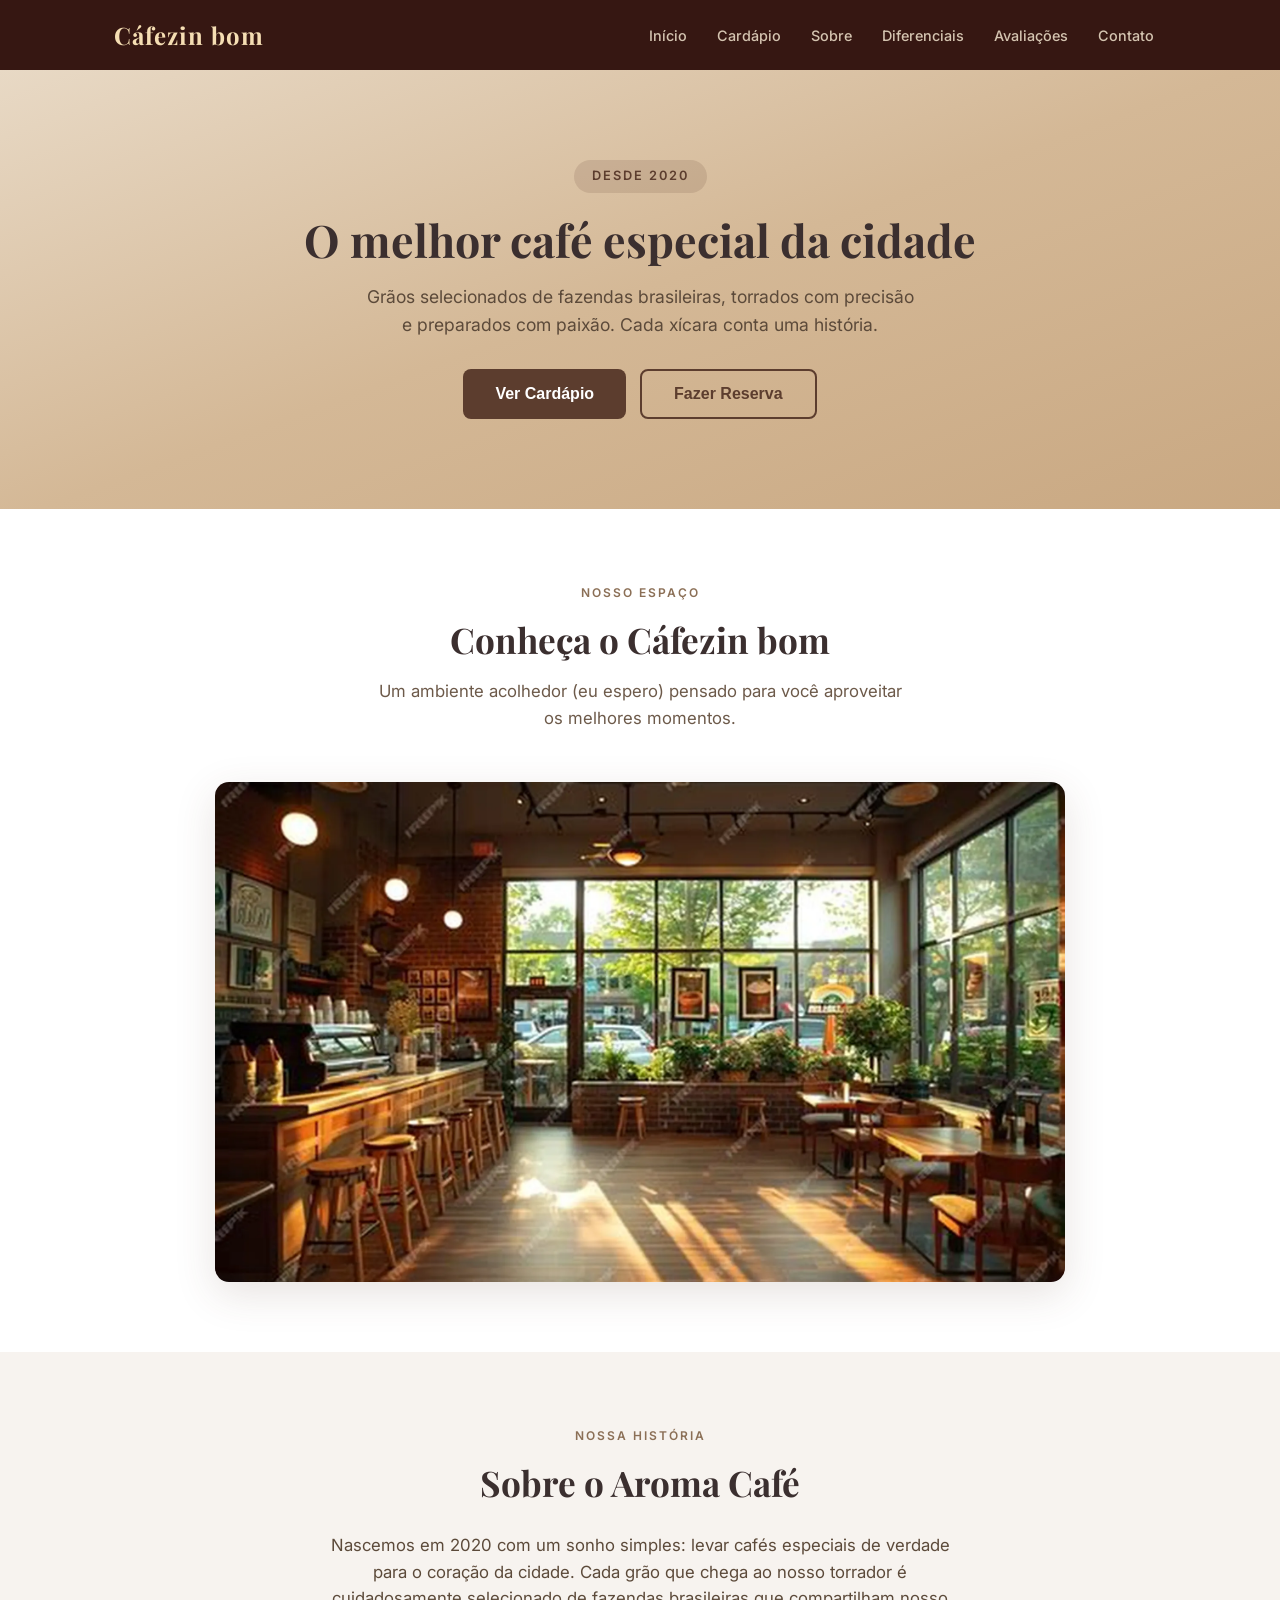
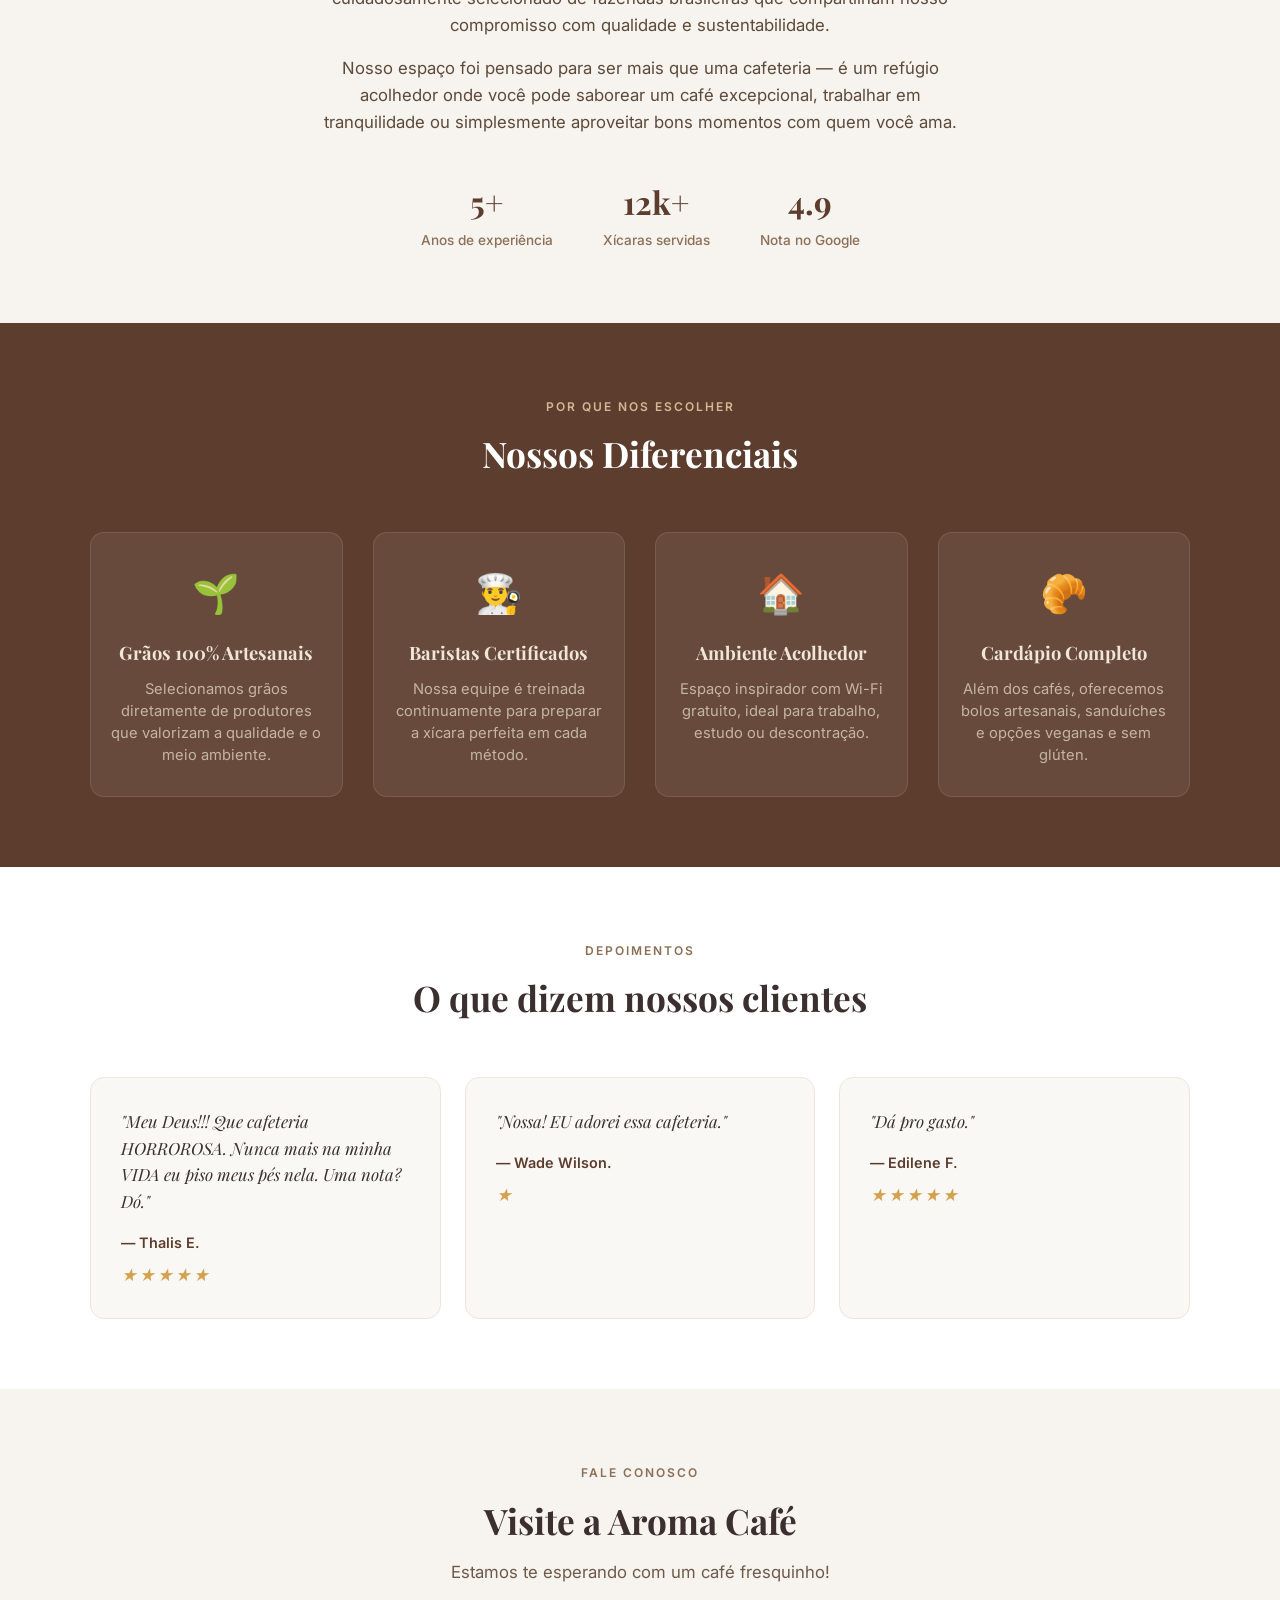
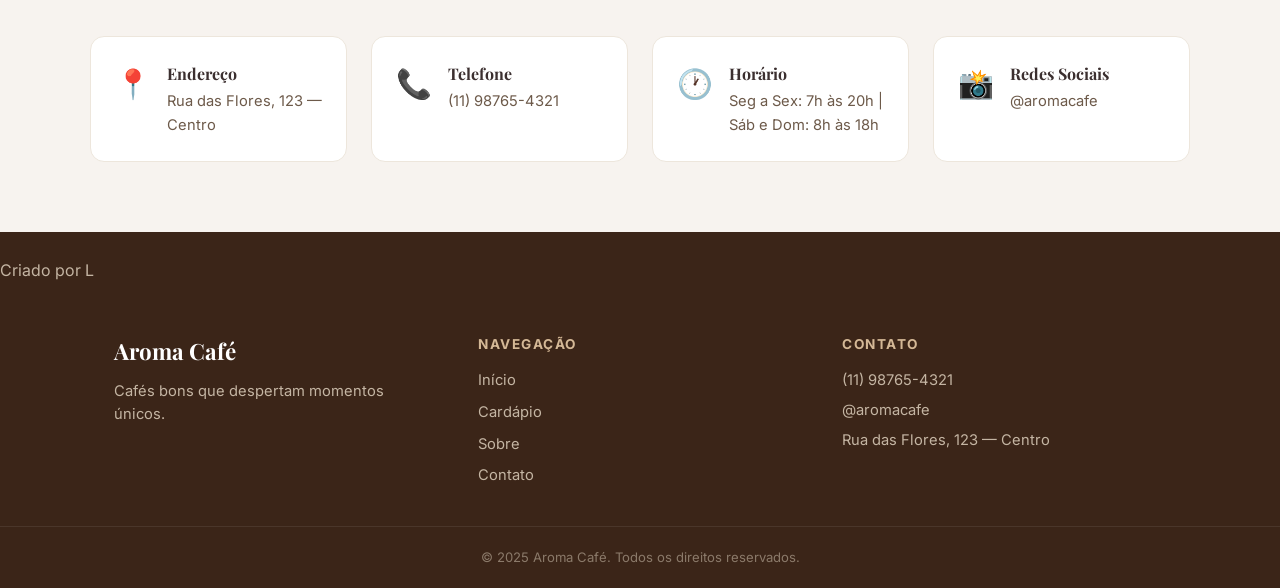
<file: index.html>
<!doctype html>
<html lang="pt-BR">
  <head>
    <meta charset="UTF-8" />
    <meta name="viewport" content="width=device-width, initial-scale=1.0" />
    <title>Aroma Café — Cafés Especiais</title>
    <link rel="stylesheet" href="style.css" />
    <link
      href="https://fonts.googleapis.com/css2?family=Playfair+Display:wght@400;700&family=Inter:wght@300;400;500;600&display=swap"
      rel="stylesheet"
    />
  </head>
  <body>
    <header>
      <div class="header-inner">
        <h1 class="logo">Cáfezin bom</h1>
        <nav>
          <a href="index.html">Início</a>
          <a href="cardapio.html">Cardápio</a>
          <a href="#sobre">Sobre</a>
          <a href="#diferenciais">Diferenciais</a>
          <a href="#avaliacoes">Avaliações</a>
          <a href="contato.html">Contato</a>
        </nav>
      </div>
    </header>

    <section class="hero" id="inicio">
      <div class="hero-content">
        <span class="hero-tag">Desde 2020</span>
        <h2>O melhor café especial da cidade</h2>
        <p>
          Grãos selecionados de fazendas brasileiras, torrados com precisão e
          preparados com paixão. Cada xícara conta uma história.
        </p>
        <div class="hero-buttons">
          <button class="btn-primary">Ver Cardápio</button>
          <button class="btn-secondary">Fazer Reserva</button>
        </div>
      </div>
    </section>

    <section class="gallery" id="galeria">
      <div class="section-header">
        <span class="section-tag">Nosso Espaço</span>
        <h2>Conheça o Cáfezin bom</h2>
        <p>Um ambiente acolhedor (eu espero) pensado para você aproveitar os melhores momentos.</p>
      </div>
      <img src="assets/Cafeteria_fofa.webp" alt="Interior da Aroma Café" class="gallery-img" />
    </section>

    <section class="about" id="sobre">
      <div class="about-content">
        <div class="about-text">
          <span class="section-tag">Nossa História</span>
          <h2>Sobre o Aroma Café</h2>
          <p>
            Nascemos em 2020 com um sonho simples: levar cafés especiais de
            verdade para o coração da cidade. Cada grão que chega ao nosso
            torrador é cuidadosamente selecionado de fazendas brasileiras que
            compartilham nosso compromisso com qualidade e sustentabilidade.
          </p>
          <p>
            Nosso espaço foi pensado para ser mais que uma cafeteria — é um
            refúgio acolhedor onde você pode saborear um café excepcional,
            trabalhar em tranquilidade ou simplesmente aproveitar bons momentos
            com quem você ama.
          </p>
          <div class="about-stats">
            <div class="stat">
              <span class="stat-number">5+</span>
              <span class="stat-label">Anos de experiência</span>
            </div>
            <div class="stat">
              <span class="stat-number">12k+</span>
              <span class="stat-label">Xícaras servidas</span>
            </div>
            <div class="stat">
              <span class="stat-number">4.9</span>
              <span class="stat-label">Nota no Google</span>
            </div>
          </div>
        </div>
      </div>
    </section>

    <section class="diferenciais" id="diferenciais">
      <div class="section-header">
        <span class="section-tag">Por que nos escolher</span>
        <h2>Nossos Diferenciais</h2>
      </div>
      <div class="diff-grid">
        <div class="diff-item">
          <div class="diff-icon">🌱</div>
          <h3>Grãos 100% Artesanais</h3>
          <p>Selecionamos grãos diretamente de produtores que valorizam a qualidade e o meio ambiente.</p>
        </div>
        <div class="diff-item">
          <div class="diff-icon">👨‍🍳</div>
          <h3>Baristas Certificados</h3>
          <p>Nossa equipe é treinada continuamente para preparar a xícara perfeita em cada método.</p>
        </div>
        <div class="diff-item">
          <div class="diff-icon">🏠</div>
          <h3>Ambiente Acolhedor</h3>
          <p>Espaço inspirador com Wi-Fi gratuito, ideal para trabalho, estudo ou descontração.</p>
        </div>
        <div class="diff-item">
          <div class="diff-icon">🥐</div>
          <h3>Cardápio Completo</h3>
          <p>Além dos cafés, oferecemos bolos artesanais, sanduíches e opções veganas e sem glúten.</p>
        </div>
      </div>
    </section>

    <section class="reviews" id="avaliacoes">
      <div class="section-header">
        <span class="section-tag">Depoimentos</span>
        <h2>O que dizem nossos clientes</h2>
      </div>
      <div class="reviews-grid">
        <blockquote class="review-card">
          <p>"Meu Deus!!! Que cafeteria HORROROSA. Nunca mais na minha VIDA eu piso meus pés nela. Uma nota? Dó."</p>
          <cite>— Thalis E.</cite>
          <span class="stars">★★★★★</span>
        </blockquote>
        <blockquote class="review-card">
          <p>"Nossa! EU adorei essa cafeteria."</p>
          <cite>— Wade Wilson.</cite>
          <span class="stars">★</span>
        </blockquote>
        <blockquote class="review-card">
          <p>"Dá pro gasto."</p>
          <cite>— Edilene F.</cite>
          <span class="stars">★★★★★</span>
        </blockquote>
      </div>
    </section>

    <section class="contact" id="contato">
      <div class="section-header">
        <span class="section-tag">Fale Conosco</span>
        <h2>Visite a Aroma Café</h2>
        <p>Estamos te esperando com um café fresquinho!</p>
      </div>
      <div class="contact-info">
        <div class="contact-item">
          <span class="contact-icon">📍</span>
          <div>
            <h3>Endereço</h3>
            <p>Rua das Flores, 123 — Centro</p>
          </div>
        </div>
        <div class="contact-item">
          <span class="contact-icon">📞</span>
          <div>
            <h3>Telefone</h3>
            <p>(11) 98765-4321</p>
          </div>
        </div>
        <div class="contact-item">
          <span class="contact-icon">🕐</span>
          <div>
            <h3>Horário</h3>
            <p>Seg a Sex: 7h às 20h | Sáb e Dom: 8h às 18h</p>
          </div>
        </div>
        <div class="contact-item">
          <span class="contact-icon">📸</span>
          <div>
            <h3>Redes Sociais</h3>
            <p>@aromacafe</p>
          </div>
        </div>
      </div>
    </section>

    <footer>
      <br>
      <p>Criado por L</p>
      <div class="footer-inner">
        <div class="footer-col">
          <h3 class="footer-logo">Aroma Café</h3>
          <p>Cafés bons que despertam momentos únicos.</p>
        </div>
        <div class="footer-col">
          <h4>Navegação</h4>
          <a href="index.html">Início</a>
          <a href="cardapio.html">Cardápio</a>
          <a href="#sobre">Sobre</a>
          <a href="contato.html">Contato</a>
        </div>
        <div class="footer-col">
          <h4>Contato</h4>
          <p>(11) 98765-4321</p>
          <p>@aromacafe</p>
          <p>Rua das Flores, 123 — Centro</p>
        </div>
      </div>
      <div class="footer-bottom">
        <p>&copy; 2025 Aroma Café. Todos os direitos reservados.</p>
      </div>
    </footer>
  </body>
</html>
</file>
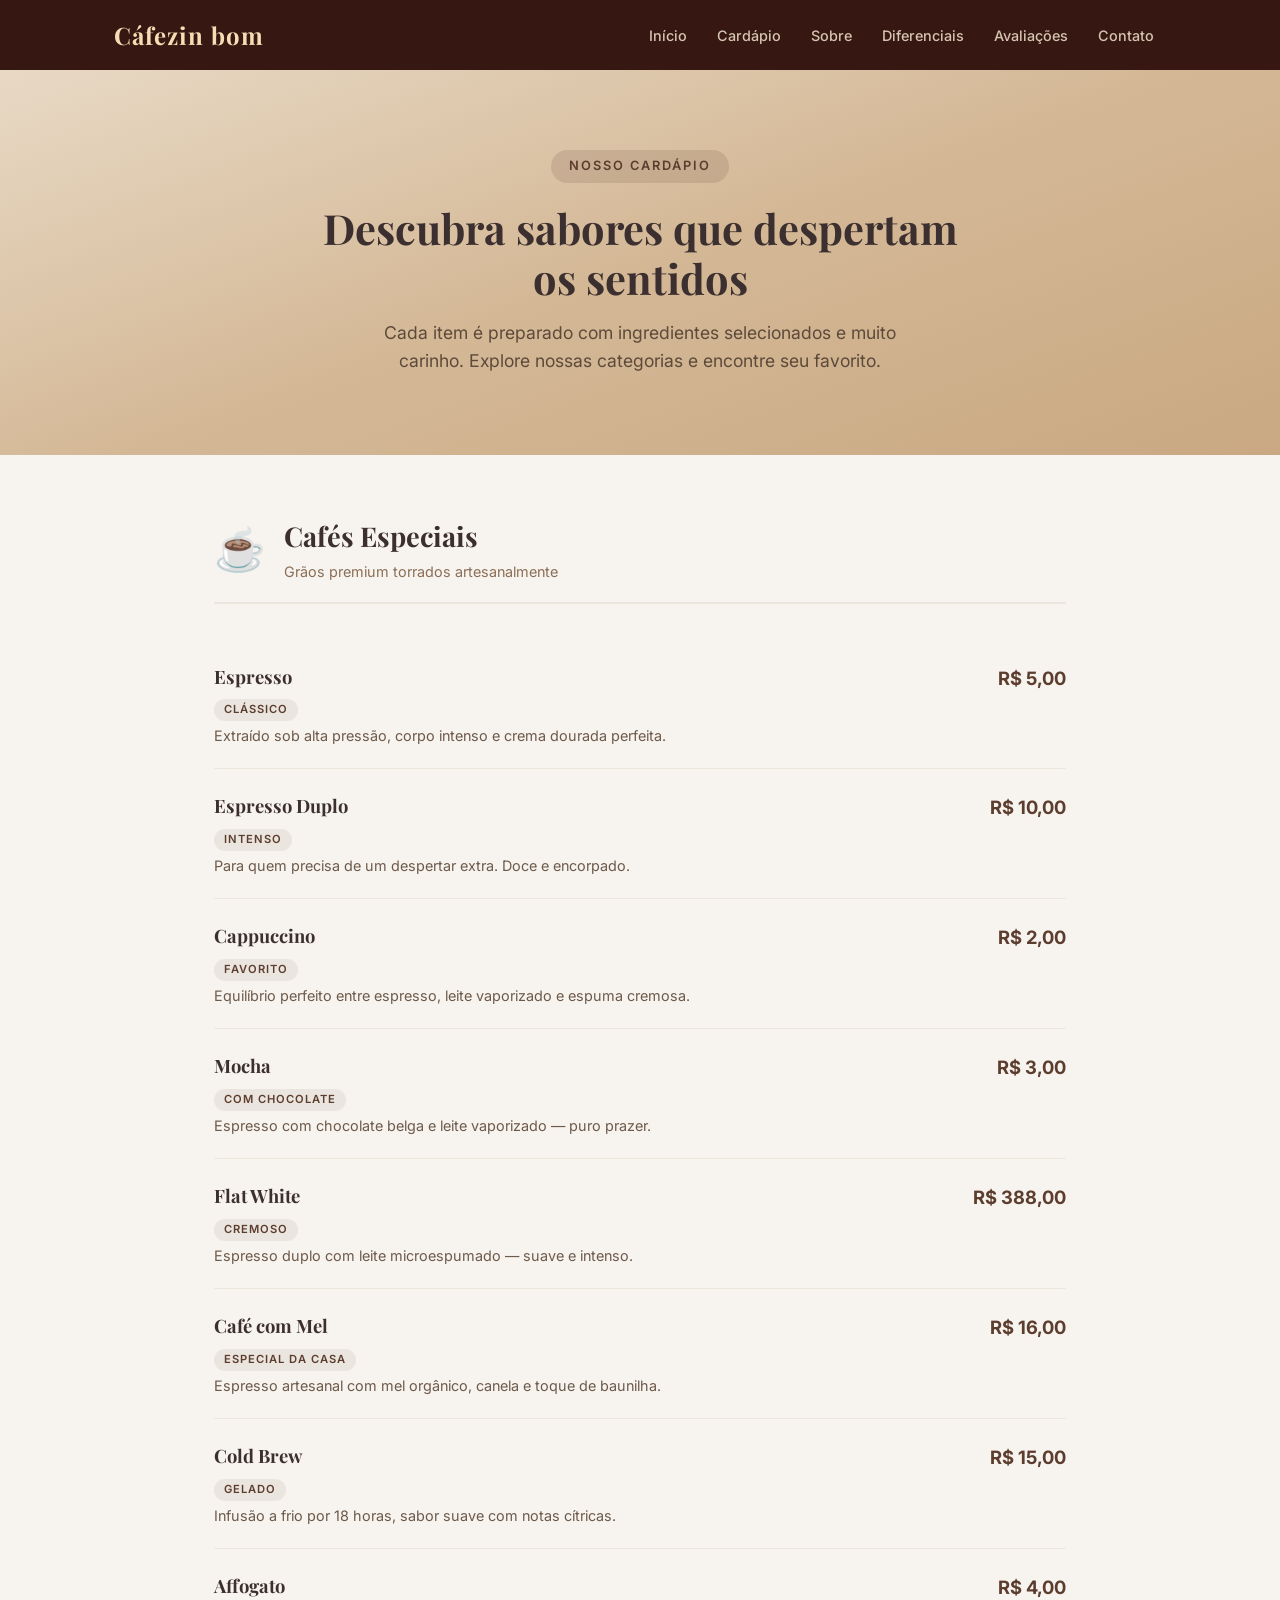
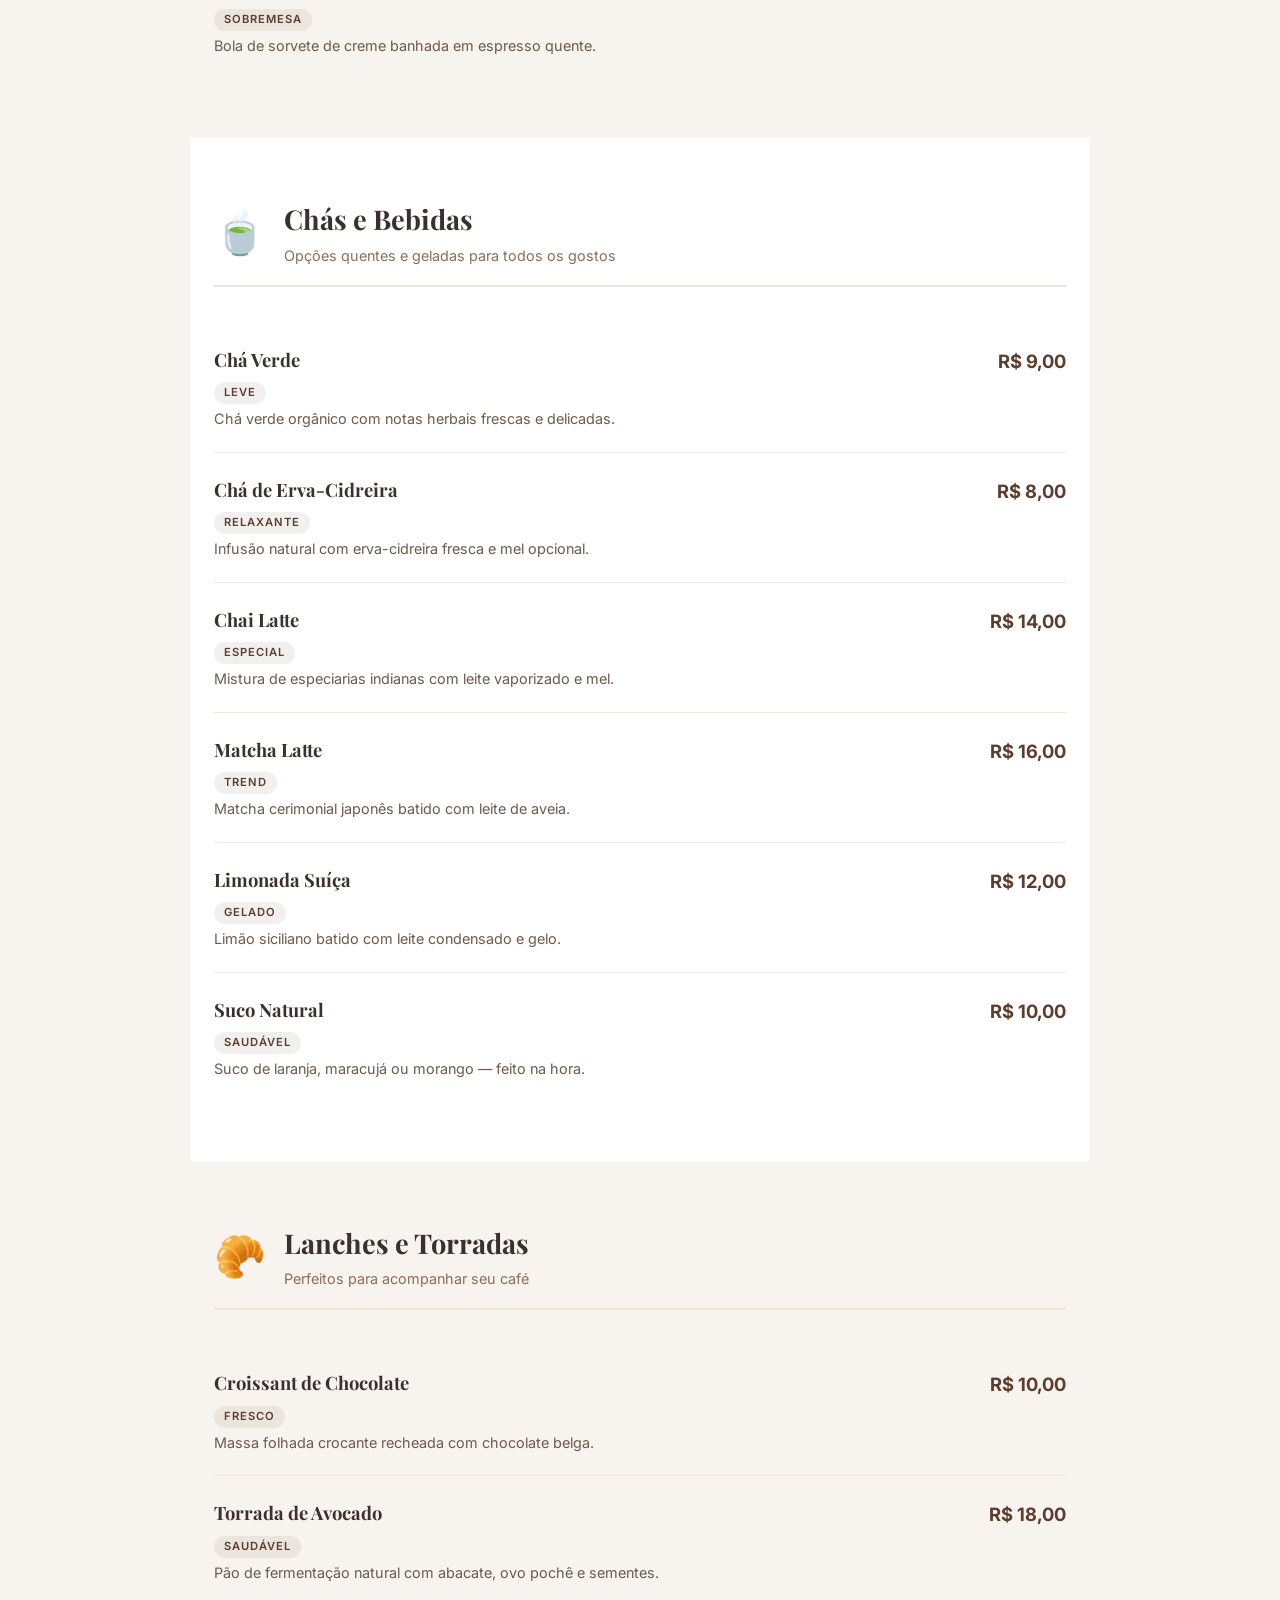
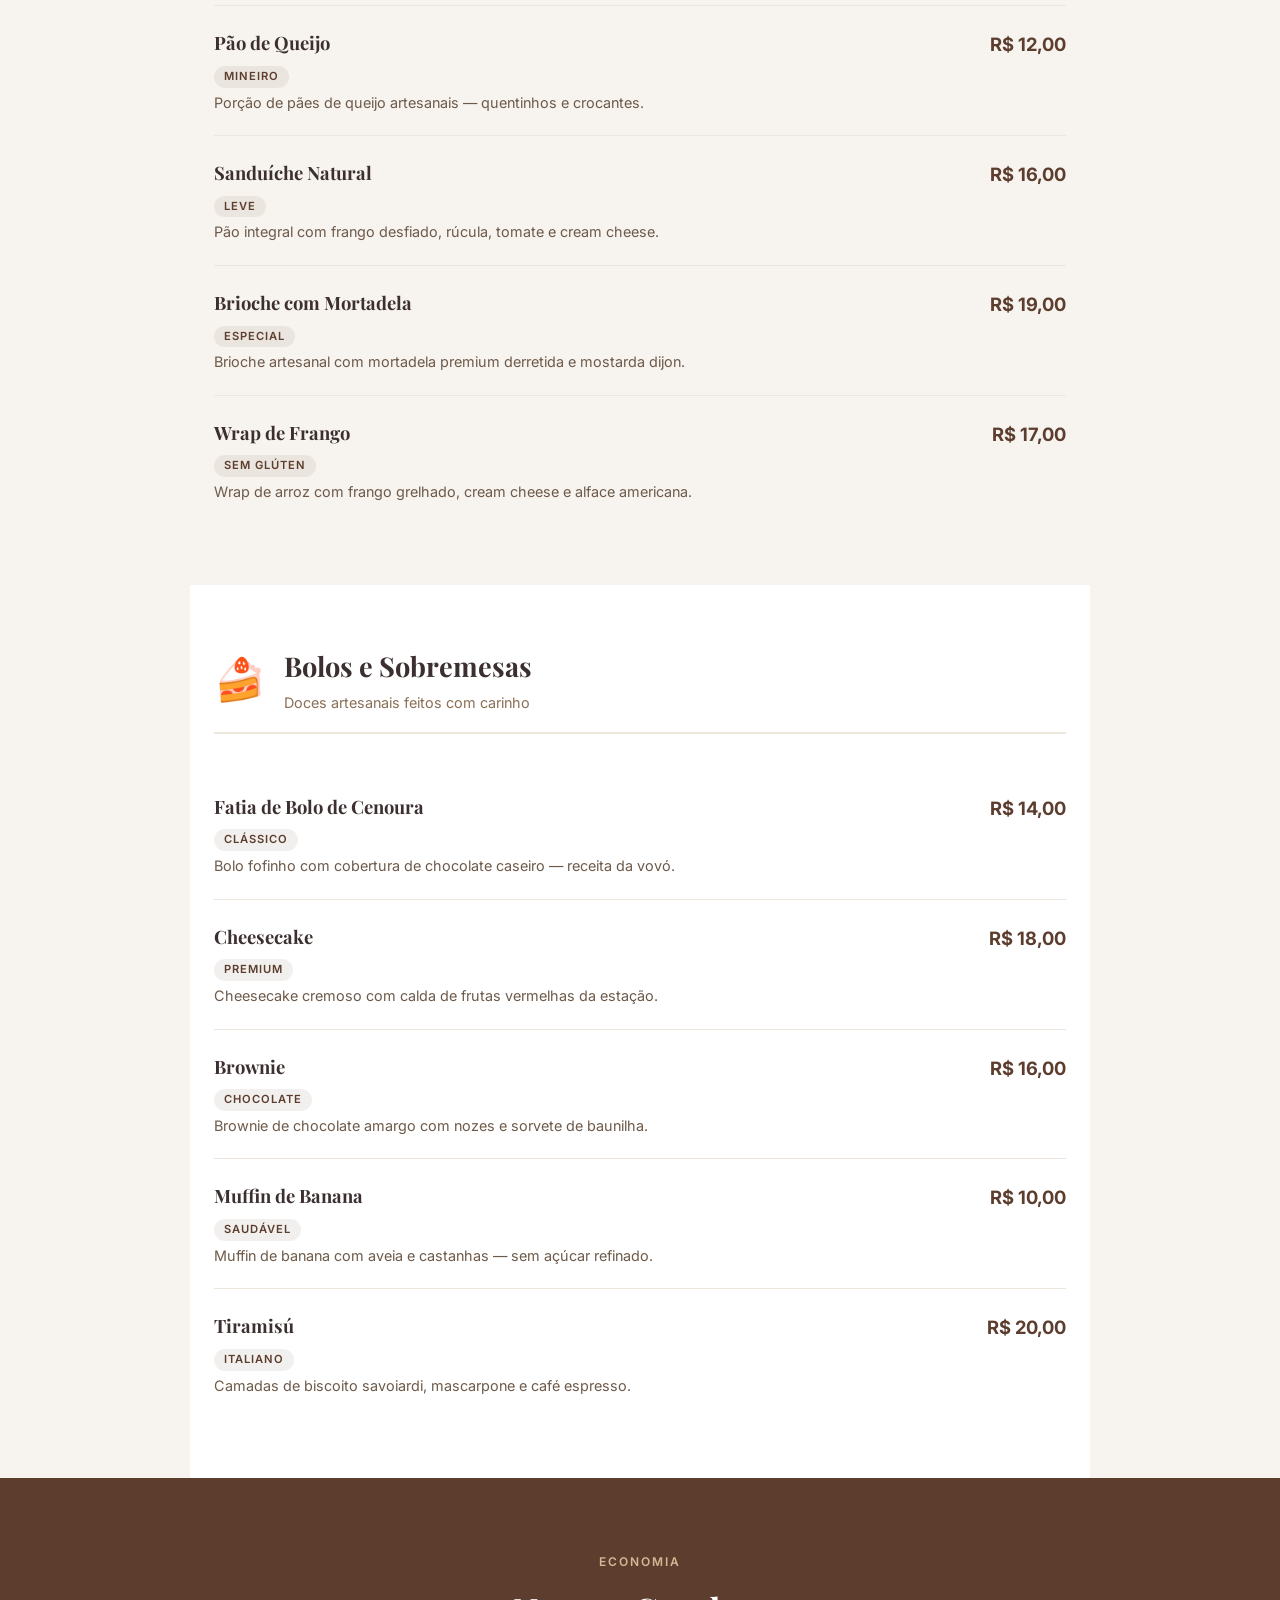
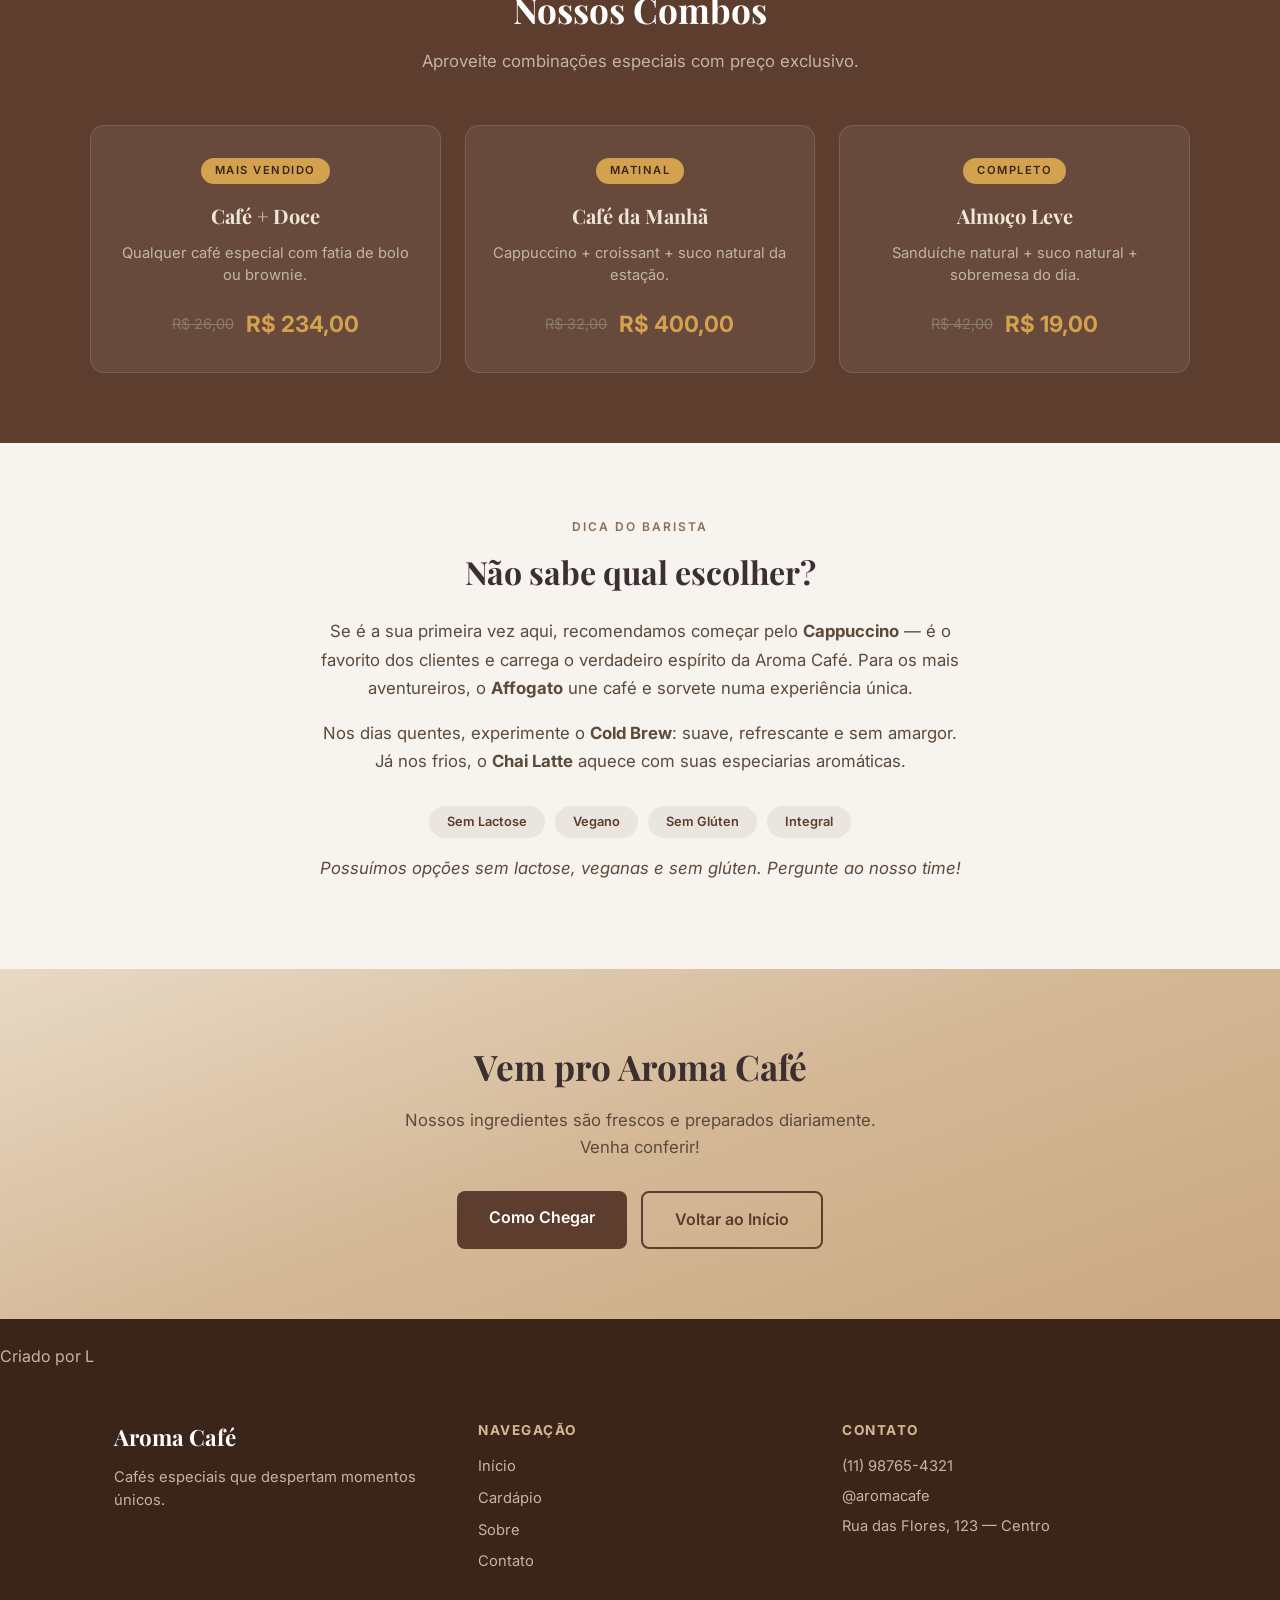
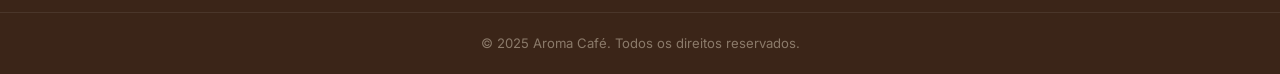
<file: cardapio.html>
<!doctype html>
<html lang="pt-BR">
  <head>
    <meta charset="UTF-8" />
    <meta name="viewport" content="width=device-width, initial-scale=1.0" />
    <title>Cardápio — Aroma Café</title>
    <link rel="stylesheet" href="style.css" />
    <link
      href="https://fonts.googleapis.com/css2?family=Playfair+Display:wght@400;700&family=Inter:wght@300;400;500;600&display=swap"
      rel="stylesheet"
    />
  </head>
  <body>
    <header>
      <div class="header-inner">
        <h1 class="logo">Cáfezin bom</h1>
        <nav>
          <a href="index.html">Início</a>
          <a href="cardapio.html">Cardápio</a>
          <a href="#sobre">Sobre</a>
          <a href="#diferenciais">Diferenciais</a>
          <a href="#avaliacoes">Avaliações</a>
          <a href="contato.html">Contato</a>
        </nav>
      </div>
    </header>

    <section class="menu-hero">
      <div class="menu-hero-content">
        <span class="hero-tag">Nosso Cardápio</span>
        <h2>Descubra sabores que despertam os sentidos</h2>
        <p>
          Cada item é preparado com ingredientes selecionados e muito carinho.
          Explore nossas categorias e encontre seu favorito.
        </p>
      </div>
    </section>

    <section class="menu-categories" id="cafes">
      <div class="category">
        <div class="category-header">
          <span class="category-icon">☕</span>
          <div>
            <h2>Cafés Especiais</h2>
            <p>Grãos premium torrados artesanalmente</p>
          </div>
        </div>
        <div class="menu-list">
          <div class="menu-item">
            <div class="menu-item-info">
              <h3>Espresso</h3>
              <span class="menu-item-tags">Clássico</span>
              <p>
                Extraído sob alta pressão, corpo intenso e crema dourada
                perfeita.
              </p>
            </div>
            <span class="menu-item-price">R$ 5,00</span>
          </div>
          <div class="menu-item">
            <div class="menu-item-info">
              <h3>Espresso Duplo</h3>
              <span class="menu-item-tags">Intenso</span>
              <p>Para quem precisa de um despertar extra. Doce e encorpado.</p>
            </div>
            <span class="menu-item-price">R$ 10,00</span>
          </div>
          <div class="menu-item">
            <div class="menu-item-info">
              <h3>Cappuccino</h3>
              <span class="menu-item-tags">Favorito</span>
              <p>
                Equilíbrio perfeito entre espresso, leite vaporizado e espuma
                cremosa.
              </p>
            </div>
            <span class="menu-item-price">R$ 2,00</span>
          </div>
          <div class="menu-item">
            <div class="menu-item-info">
              <h3>Mocha</h3>
              <span class="menu-item-tags">Com Chocolate</span>
              <p>
                Espresso com chocolate belga e leite vaporizado — puro prazer.
              </p>
            </div>
            <span class="menu-item-price">R$ 3,00</span>
          </div>
          <div class="menu-item">
            <div class="menu-item-info">
              <h3>Flat White</h3>
              <span class="menu-item-tags">Cremoso</span>
              <p>Espresso duplo com leite microespumado — suave e intenso.</p>
            </div>
            <span class="menu-item-price">R$ 388,00</span>
          </div>
          <div class="menu-item">
            <div class="menu-item-info">
              <h3>Café com Mel</h3>
              <span class="menu-item-tags">Especial da Casa</span>
              <p>
                Espresso artesanal com mel orgânico, canela e toque de baunilha.
              </p>
            </div>
            <span class="menu-item-price">R$ 16,00</span>
          </div>
          <div class="menu-item">
            <div class="menu-item-info">
              <h3>Cold Brew</h3>
              <span class="menu-item-tags">Gelado</span>
              <p>
                Infusão a frio por 18 horas, sabor suave com notas cítricas.
              </p>
            </div>
            <span class="menu-item-price">R$ 15,00</span>
          </div>
          <div class="menu-item">
            <div class="menu-item-info">
              <h3>Affogato</h3>
              <span class="menu-item-tags">Sobremesa</span>
              <p>Bola de sorvete de creme banhada em espresso quente.</p>
            </div>
            <span class="menu-item-price">R$ 4,00</span>
          </div>
        </div>
      </div>
    </section>

    <section class="menu-categories" id="chas">
      <div class="category">
        <div class="category-header">
          <span class="category-icon">🍵</span>
          <div>
            <h2>Chás e Bebidas</h2>
            <p>Opções quentes e geladas para todos os gostos</p>
          </div>
        </div>
        <div class="menu-list">
          <div class="menu-item">
            <div class="menu-item-info">
              <h3>Chá Verde</h3>
              <span class="menu-item-tags">Leve</span>
              <p>Chá verde orgânico com notas herbais frescas e delicadas.</p>
            </div>
            <span class="menu-item-price">R$ 9,00</span>
          </div>
          <div class="menu-item">
            <div class="menu-item-info">
              <h3>Chá de Erva-Cidreira</h3>
              <span class="menu-item-tags">Relaxante</span>
              <p>Infusão natural com erva-cidreira fresca e mel opcional.</p>
            </div>
            <span class="menu-item-price">R$ 8,00</span>
          </div>
          <div class="menu-item">
            <div class="menu-item-info">
              <h3>Chai Latte</h3>
              <span class="menu-item-tags">Especial</span>
              <p>Mistura de especiarias indianas com leite vaporizado e mel.</p>
            </div>
            <span class="menu-item-price">R$ 14,00</span>
          </div>
          <div class="menu-item">
            <div class="menu-item-info">
              <h3>Matcha Latte</h3>
              <span class="menu-item-tags">Trend</span>
              <p>Matcha cerimonial japonês batido com leite de aveia.</p>
            </div>
            <span class="menu-item-price">R$ 16,00</span>
          </div>
          <div class="menu-item">
            <div class="menu-item-info">
              <h3>Limonada Suíça</h3>
              <span class="menu-item-tags">Gelado</span>
              <p>Limão siciliano batido com leite condensado e gelo.</p>
            </div>
            <span class="menu-item-price">R$ 12,00</span>
          </div>
          <div class="menu-item">
            <div class="menu-item-info">
              <h3>Suco Natural</h3>
              <span class="menu-item-tags">Saudável</span>
              <p>Suco de laranja, maracujá ou morango — feito na hora.</p>
            </div>
            <span class="menu-item-price">R$ 10,00</span>
          </div>
        </div>
      </div>
    </section>

    <section class="menu-categories" id="comidas">
      <div class="category">
        <div class="category-header">
          <span class="category-icon">🥐</span>
          <div>
            <h2>Lanches e Torradas</h2>
            <p>Perfeitos para acompanhar seu café</p>
          </div>
        </div>
        <div class="menu-list">
          <div class="menu-item">
            <div class="menu-item-info">
              <h3>Croissant de Chocolate</h3>
              <span class="menu-item-tags">Fresco</span>
              <p>Massa folhada crocante recheada com chocolate belga.</p>
            </div>
            <span class="menu-item-price">R$ 10,00</span>
          </div>
          <div class="menu-item">
            <div class="menu-item-info">
              <h3>Torrada de Avocado</h3>
              <span class="menu-item-tags">Saudável</span>
              <p>
                Pão de fermentação natural com abacate, ovo pochê e sementes.
              </p>
            </div>
            <span class="menu-item-price">R$ 18,00</span>
          </div>
          <div class="menu-item">
            <div class="menu-item-info">
              <h3>Pão de Queijo</h3>
              <span class="menu-item-tags">Mineiro</span>
              <p>
                Porção de pães de queijo artesanais — quentinhos e crocantes.
              </p>
            </div>
            <span class="menu-item-price">R$ 12,00</span>
          </div>
          <div class="menu-item">
            <div class="menu-item-info">
              <h3>Sanduíche Natural</h3>
              <span class="menu-item-tags">Leve</span>
              <p>
                Pão integral com frango desfiado, rúcula, tomate e cream cheese.
              </p>
            </div>
            <span class="menu-item-price">R$ 16,00</span>
          </div>
          <div class="menu-item">
            <div class="menu-item-info">
              <h3>Brioche com Mortadela</h3>
              <span class="menu-item-tags">Especial</span>
              <p>
                Brioche artesanal com mortadela premium derretida e mostarda
                dijon.
              </p>
            </div>
            <span class="menu-item-price">R$ 19,00</span>
          </div>
          <div class="menu-item">
            <div class="menu-item-info">
              <h3>Wrap de Frango</h3>
              <span class="menu-item-tags">Sem Glúten</span>
              <p>
                Wrap de arroz com frango grelhado, cream cheese e alface
                americana.
              </p>
            </div>
            <span class="menu-item-price">R$ 17,00</span>
          </div>
        </div>
      </div>
    </section>

    <section class="menu-categories" id="sobremesas">
      <div class="category">
        <div class="category-header">
          <span class="category-icon">🍰</span>
          <div>
            <h2>Bolos e Sobremesas</h2>
            <p>Doces artesanais feitos com carinho</p>
          </div>
        </div>
        <div class="menu-list">
          <div class="menu-item">
            <div class="menu-item-info">
              <h3>Fatia de Bolo de Cenoura</h3>
              <span class="menu-item-tags">Clássico</span>
              <p>
                Bolo fofinho com cobertura de chocolate caseiro — receita da
                vovó.
              </p>
            </div>
            <span class="menu-item-price">R$ 14,00</span>
          </div>
          <div class="menu-item">
            <div class="menu-item-info">
              <h3>Cheesecake</h3>
              <span class="menu-item-tags">Premium</span>
              <p>
                Cheesecake cremoso com calda de frutas vermelhas da estação.
              </p>
            </div>
            <span class="menu-item-price">R$ 18,00</span>
          </div>
          <div class="menu-item">
            <div class="menu-item-info">
              <h3>Brownie</h3>
              <span class="menu-item-tags">Chocolate</span>
              <p>
                Brownie de chocolate amargo com nozes e sorvete de baunilha.
              </p>
            </div>
            <span class="menu-item-price">R$ 16,00</span>
          </div>
          <div class="menu-item">
            <div class="menu-item-info">
              <h3>Muffin de Banana</h3>
              <span class="menu-item-tags">Saudável</span>
              <p>
                Muffin de banana com aveia e castanhas — sem açúcar refinado.
              </p>
            </div>
            <span class="menu-item-price">R$ 10,00</span>
          </div>
          <div class="menu-item">
            <div class="menu-item-info">
              <h3>Tiramisú</h3>
              <span class="menu-item-tags">Italiano</span>
              <p>Camadas de biscoito savoiardi, mascarpone e café espresso.</p>
            </div>
            <span class="menu-item-price">R$ 20,00</span>
          </div>
        </div>
      </div>
    </section>

    <section class="combos">
      <div class="section-header">
        <span class="section-tag">Economia</span>
        <h2>Nossos Combos</h2>
        <p>Aproveite combinações especiais com preço exclusivo.</p>
      </div>
      <div class="combos-grid">
        <div class="combo-card">
          <div class="combo-badge">Mais Vendido</div>
          <h3>Café + Doce</h3>
          <p>Qualquer café especial com fatia de bolo ou brownie.</p>
          <div class="combo-price-row">
            <span class="combo-old-price">R$ 26,00</span>
            <span class="combo-price">R$ 234,00</span>
          </div>
        </div>
        <div class="combo-card">
          <div class="combo-badge">Matinal</div>
          <h3>Café da Manhã</h3>
          <p>Cappuccino + croissant + suco natural da estação.</p>
          <div class="combo-price-row">
            <span class="combo-old-price">R$ 32,00</span>
            <span class="combo-price">R$ 400,00</span>
          </div>
        </div>
        <div class="combo-card">
          <div class="combo-badge">Completo</div>
          <h3>Almoço Leve</h3>
          <p>Sanduíche natural + suco natural + sobremesa do dia.</p>
          <div class="combo-price-row">
            <span class="combo-old-price">R$ 42,00</span>
            <span class="combo-price">R$ 19,00</span>
          </div>
        </div>
      </div>
    </section>

    <section class="barista-tips">
      <div class="barista-content">
        <div class="barista-text">
          <span class="section-tag">Dica do Barista</span>
          <h2>Não sabe qual escolher?</h2>
          <p>
            Se é a sua primeira vez aqui, recomendamos começar pelo
            <strong>Cappuccino</strong> — é o favorito dos clientes e carrega o
            verdadeiro espírito da Aroma Café. Para os mais aventureiros, o
            <strong>Affogato</strong> une café e sorvete numa experiência única.
          </p>
          <p>
            Nos dias quentes, experimente o <strong>Cold Brew</strong>: suave,
            refrescante e sem amargor. Já nos frios, o
            <strong>Chai Latte</strong> aquece com suas especiarias aromáticas.
          </p>
          <div class="barista-tags">
            <span class="tag">Sem Lactose</span>
            <span class="tag">Vegano</span>
            <span class="tag">Sem Glúten</span>
            <span class="tag">Integral</span>
          </div>
          <p class="barista-note">
            Possuímos opções sem lactose, veganas e sem glúten. Pergunte ao
            nosso time!
          </p>
        </div>
      </div>
    </section>

    <section class="menu-cta">
      <div class="menu-cta-content">
        <h2>Vem pro Aroma Café</h2>
        <p>
          Nossos ingredientes são frescos e preparados diariamente. Venha
          conferir!
        </p>
        <div class="hero-buttons">
          <a href="index.html#contato" class="btn-primary">Como Chegar</a>
          <a href="index.html" class="btn-secondary">Voltar ao Início</a>
        </div>
      </div>
    </section>

    <footer>
      <br>
      <p> Criado por L </p>
      <div class="footer-inner">
        <div class="footer-col">
          <h3 class="footer-logo">Aroma Café</h3>
          <p>Cafés especiais que despertam momentos únicos.</p>
        </div>
        <div class="footer-col">
          <h4>Navegação</h4>
          <a href="index.html">Início</a>
          <a href="cardapio.html">Cardápio</a>
          <a href="index.html#sobre">Sobre</a>
          <a href="contato.html">Contato</a>
        </div>
        <div class="footer-col">
          <h4>Contato</h4>
          <p>(11) 98765-4321</p>
          <p>@aromacafe</p>
          <p>Rua das Flores, 123 — Centro</p>
        </div>
      </div>
      <div class="footer-bottom">
        <p>&copy; 2025 Aroma Café. Todos os direitos reservados.</p>
      </div>
    </footer>
  </body>
</html>
</file>
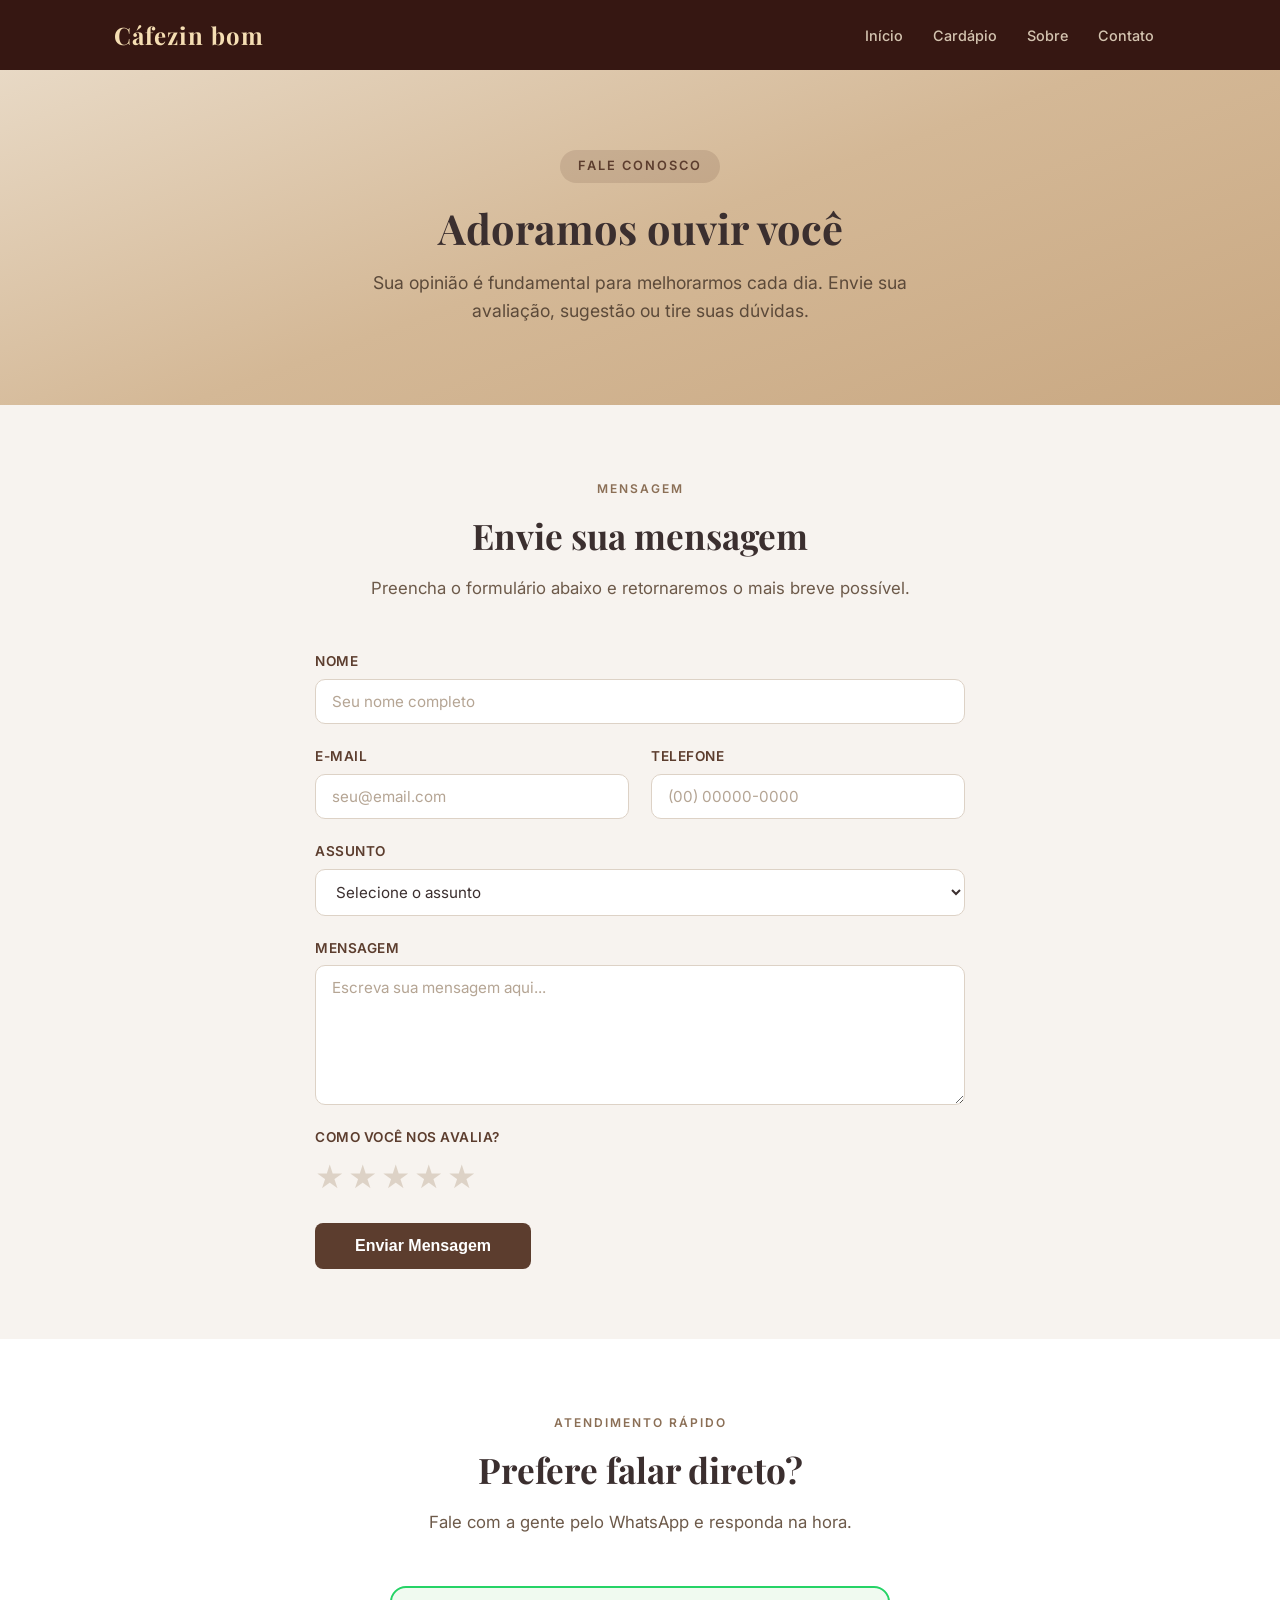
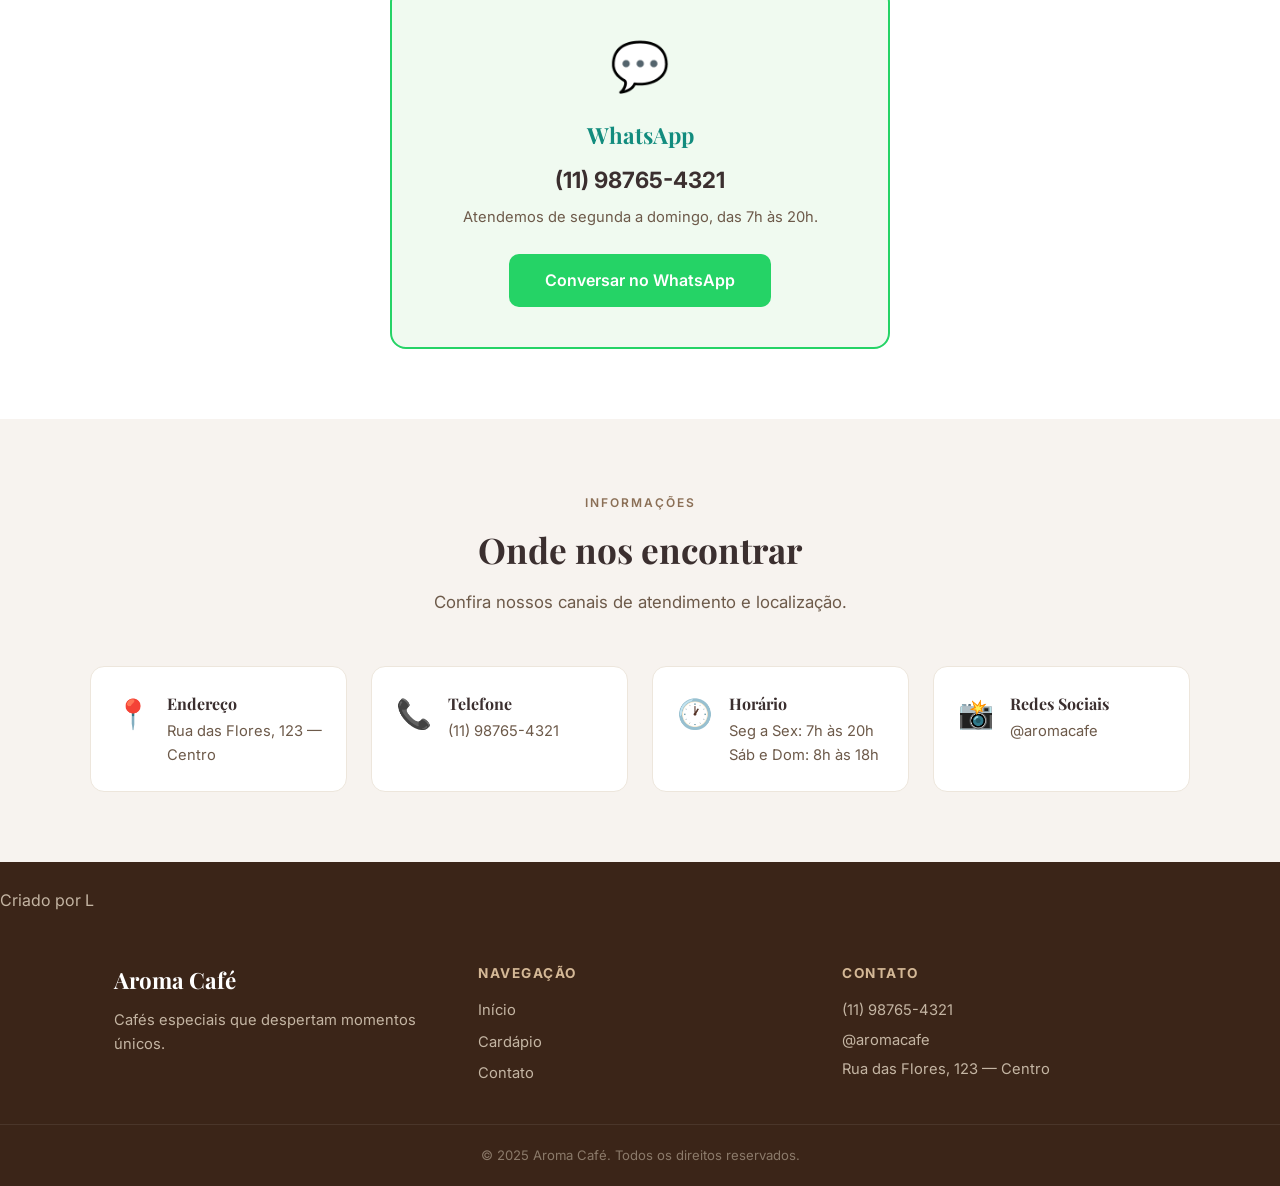
<file: contato.html>
<!doctype html>
<html lang="pt-BR">
  <head>
    <meta charset="UTF-8" />
    <meta name="viewport" content="width=device-width, initial-scale=1.0" />
    <title>Fale Conosco — Cáfezin bom</title>
    <link rel="stylesheet" href="style.css" />
    <link
      href="https://fonts.googleapis.com/css2?family=Playfair+Display:wght@400;700&family=Inter:wght@300;400;500;600&display=swap"
      rel="stylesheet"
    />
  </head>
  <body>
    <header>
      <div class="header-inner">
        <h1 class="logo">Cáfezin bom</h1>
        <nav>
          <a href="index.html">Início</a>
          <a href="cardapio.html">Cardápio</a>
          <a href="index.html#sobre">Sobre</a>
          <a href="contato.html">Contato</a>
        </nav>
      </div>
    </header>

    <section class="contact-hero">
      <div class="contact-hero-content">
        <span class="hero-tag">Fale Conosco</span>
        <h2>Adoramos ouvir você</h2>
        <p>
          Sua opinião é fundamental para melhorarmos cada dia. Envie sua avaliação, sugestão ou tire suas dúvidas.
        </p>
      </div>
    </section>

    <section class="contact-form-section">
      <div class="section-header">
        <span class="section-tag">Mensagem</span>
        <h2>Envie sua mensagem</h2>
        <p>Preencha o formulário abaixo e retornaremos o mais breve possível.</p>
      </div>
      <form class="contact-form" action="#" method="post">
        <div class="form-group">
          <label for="nome">Nome</label>
          <input type="text" id="nome" name="nome" placeholder="Seu nome completo" required />
        </div>
        <div class="form-row">
          <div class="form-group">
            <label for="email">E-mail</label>
            <input type="email" id="email" name="email" placeholder="seu@email.com" required />
          </div>
          <div class="form-group">
            <label for="telefone">Telefone</label>
            <input type="tel" id="telefone" name="telefone" placeholder="(00) 00000-0000" />
          </div>
        </div>
        <div class="form-group">
          <label for="assunto">Assunto</label>
          <select id="assunto" name="assunto" required>
            <option value="" disabled selected>Selecione o assunto</option>
            <option value="avaliacao">Avaliação</option>
            <option value="sugestao">Sugestão</option>
            <option value="duvida">Dúvida</option>
            <option value="reclamacao">Reclamação</option>
            <option value="reserva">Reserva de mesa</option>
            <option value="outro">Outro</option>
          </select>
        </div>
        <div class="form-group">
          <label for="mensagem">Mensagem</label>
          <textarea id="mensagem" name="mensagem" rows="6" placeholder="Escreva sua mensagem aqui..." required></textarea>
        </div>
        <div class="form-group">
          <label for="nota">Como você nos avalia?</label>
          <div class="star-rating">
            <input type="radio" id="star5" name="nota" value="5" /><label for="star5" title="Excelente">★</label>
            <input type="radio" id="star4" name="nota" value="4" /><label for="star4" title="Bom">★</label>
            <input type="radio" id="star3" name="nota" value="3" /><label for="star3" title="Regular">★</label>
            <input type="radio" id="star2" name="nota" value="2" /><label for="star2" title="Ruim">★</label>
            <input type="radio" id="star1" name="nota" value="1" /><label for="star1" title="Péssimo">★</label>
          </div>
        </div>
        <button type="submit" class="btn-primary form-submit">Enviar Mensagem</button>
      </form>
    </section>

    <section class="contact-whatsapp">
      <div class="section-header">
        <span class="section-tag">Atendimento Rápido</span>
        <h2>Prefere falar direto?</h2>
        <p>Fale com a gente pelo WhatsApp e responda na hora.</p>
      </div>
      <div class="whatsapp-card">
        <div class="whatsapp-icon">💬</div>
        <h3>WhatsApp</h3>
        <p class="whatsapp-number">(11) 98765-4321</p>
        <p class="whatsapp-desc">Atendemos de segunda a domingo, das 7h às 20h.</p>
        <a href="https://wa.me/5511987654321?text=Ol%C3%A1%2C%20vim%20pelo%20site%20da%20Aroma%20Caf%C3%A9!" class="whatsapp-btn" target="_blank" rel="noopener noreferrer">
          Conversar no WhatsApp
        </a>
      </div>
    </section>

    <section class="contact-info-section">
      <div class="section-header">
        <span class="section-tag">Informações</span>
        <h2>Onde nos encontrar</h2>
        <p>Confira nossos canais de atendimento e localização.</p>
      </div>
      <div class="contact-info">
        <div class="contact-item">
          <span class="contact-icon">📍</span>
          <div>
            <h3>Endereço</h3>
            <p>Rua das Flores, 123 — Centro</p>
          </div>
        </div>
        <div class="contact-item">
          <span class="contact-icon">📞</span>
          <div>
            <h3>Telefone</h3>
            <p>(11) 98765-4321</p>
          </div>
        </div>
        <div class="contact-item">
          <span class="contact-icon">🕐</span>
          <div>
            <h3>Horário</h3>
            <p>Seg a Sex: 7h às 20h</p>
            <p>Sáb e Dom: 8h às 18h</p>
          </div>
        </div>
        <div class="contact-item">
          <span class="contact-icon">📸</span>
          <div>
            <h3>Redes Sociais</h3>
            <p>@aromacafe</p>
          </div>
        </div>
      </div>
    </section>

    <footer>
      <br>
      <p>Criado por L</p>
      <div class="footer-inner">
        <div class="footer-col">
          <h3 class="footer-logo">Aroma Café</h3>
          <p>Cafés especiais que despertam momentos únicos.</p>
        </div>
        <div class="footer-col">
          <h4>Navegação</h4>
          <a href="index.html">Início</a>
          <a href="cardapio.html">Cardápio</a>
          <a href="contato.html">Contato</a>
        </div>
        <div class="footer-col">
          <h4>Contato</h4>
          <p>(11) 98765-4321</p>
          <p>@aromacafe</p>
          <p>Rua das Flores, 123 — Centro</p>
        </div>
      </div>
      <div class="footer-bottom">
        <p>&copy; 2025 Aroma Café. Todos os direitos reservados.</p>
      </div>
    </footer>
  </body>
</html>
</file>
<file: style.css>
* {
  margin: 0;
  padding: 0;
  box-sizing: border-box;
}

html {
  scroll-behavior: smooth;
}

body {
  font-family: "Inter", Arial, sans-serif;
  background: #f7f3ef;
  color: #F4C472;
  line-height: 1.6;
}

h1,
h2,
h3,
h4 {
  font-family: "Playfair Display", Georgia, serif;
}

header {
  background: #361712;
  color: wheat;
  position: sticky;
  top: 0;
  z-index: 100;
}

.header-inner {
  max-width: 1100px;
  margin: 0 auto;
  padding: 16px 24px;
  display: flex;
  justify-content: space-between;
  align-items: center;
  flex-wrap: wrap;
  gap: 12px;
}

.logo {
  font-size: 1.5rem;
  font-family: "Playfair Display", serif;
  letter-spacing: 1px;
}

nav {
  display: flex;
  flex-wrap: wrap;
  gap: 6px;
}

nav a {
  color: #d4c4b0;
  text-decoration: none;
  font-size: 0.9rem;
  font-weight: 500;
  padding: 6px 12px;
  border-radius: 6px;
  /* transition:
    color 0.3s,
    background 0.3s; */
}

nav a:hover {
  color: whitesmoke;
  background: rgba(255, 255, 255, 0.1);
}

.hero {
  text-align: center;
  background: linear-gradient(160deg, #e8d9c5 0%, #d4b896 50%, #c9a882 100%);
  padding: 90px 24px;
}

.hero-content {
  max-width: 680px;
  margin: 0 auto;
}

.hero-tag {
  display: inline-block;
  background: rgba(92, 61, 46, 0.15);
  color: #5c3d2e;
  font-size: 0.8rem;
  font-weight: 600;
  text-transform: uppercase;
  letter-spacing: 2px;
  padding: 6px 18px;
  border-radius: 30px;
  margin-bottom: 20px;
}

.hero h2 {
  font-size: 2.8rem;
  color: #3b2f2f;
  margin-bottom: 16px;
  line-height: 1.2;
}

.hero p {
  font-size: 1.1rem;
  color: #5c4a3a;
  max-width: 560px;
  margin: 0 auto 30px;
}

.hero-buttons {
  display: flex;
  gap: 14px;
  justify-content: center;
  flex-wrap: wrap;
}

.btn-primary {
  margin: 0;
  padding: 14px 32px;
  border: none;
  background: #5c3d2e;
  color: white;
  font-size: 1rem;
  font-weight: 600;
  cursor: pointer;
  border-radius: 8px;
  transition:
    background 0.3s,
    transform 0.2s;
}

.btn-primary:hover {
  background: #4a3225;
  transform: translateY(-2px);
}

.btn-secondary {
  margin: 0;
  padding: 14px 32px;
  border: 2px solid #5c3d2e;
  background: transparent;
  color: #5c3d2e;
  font-size: 1rem;
  font-weight: 600;
  cursor: pointer;
  border-radius: 8px;
  transition:
    background 0.3s,
    color 0.3s,
    transform 0.2s;
}

.btn-secondary:hover {
  background: #5c3d2e;
  color: white;
  transform: translateY(-2px);
}

section {
  padding: 70px 24px;
}

.section-header {
  text-align: center;
  margin-bottom: 50px;
}

.section-tag {
  display: inline-block;
  font-size: 0.75rem;
  font-weight: 600;
  text-transform: uppercase;
  letter-spacing: 2px;
  color: #8b6f56;
  margin-bottom: 10px;
}

.section-header h2 {
  font-size: 2.2rem;
  color: #3b2f2f;
  margin-bottom: 10px;
}

.section-header p {
  max-width: 540px;
  margin: 0 auto;
  color: #6d5a4a;
  font-size: 1.05rem;
}

.menu {
  background: white;
}

.cards-grid {
  display: grid;
  grid-template-columns: repeat(auto-fit, minmax(260px, 1fr));
  gap: 24px;
  max-width: 1100px;
  margin: 0 auto;
}

.card {
  background: #faf8f5;
  padding: 30px 24px;
  border-radius: 14px;
  text-align: center;
  border: 1px solid #ede6dc;
  transition:
    transform 0.3s,
    box-shadow 0.3s;
}

.card:hover {
  transform: translateY(-6px);
  box-shadow: 0 12px 30px rgba(92, 61, 46, 0.12);
}

.card-icon {
  font-size: 2.4rem;
  margin-bottom: 14px;
}

.card h3 {
  font-size: 1.3rem;
  color: #3b2f2f;
  margin-bottom: 8px;
}

.card-desc {
  font-size: 0.92rem;
  color: #6d5a4a;
  margin-bottom: 14px;
  line-height: 1.5;
}

.card-price {
  font-size: 1.2rem;
  font-weight: 700;
  color: #5c3d2e;
}

.about {
  background: #f7f3ef;
}

.about-content {
  max-width: 800px;
  margin: 0 auto;
}

.about-text {
  text-align: center;
}

.about-text h2 {
  font-size: 2.2rem;
  margin-bottom: 20px;
  color: #3b2f2f;
}

.about-text p {
  color: #5c4a3a;
  font-size: 1.05rem;
  margin-bottom: 16px;
  max-width: 650px;
  margin-left: auto;
  margin-right: auto;
}

.about-stats {
  display: flex;
  justify-content: center;
  gap: 50px;
  margin-top: 40px;
  flex-wrap: wrap;
}

.stat {
  text-align: center;
}

.stat-number {
  display: block;
  font-size: 2rem;
  font-weight: 700;
  font-family: "Playfair Display", serif;
  color: #5c3d2e;
}

.stat-label {
  font-size: 0.85rem;
  color: #8b6f56;
  font-weight: 500;
}

.diferenciais {
  background: #5c3d2e;
  color: white;
}

.diferenciais .section-tag {
  color: #d4b896;
}

.diferenciais .section-header h2 {
  color: white;
}

.diff-grid {
  display: grid;
  grid-template-columns: repeat(auto-fit, minmax(240px, 1fr));
  gap: 30px;
  max-width: 1100px;
  margin: 0 auto;
}

.diff-item {
  text-align: center;
  padding: 30px 20px;
  background: rgba(255, 255, 255, 0.07);
  border-radius: 14px;
  border: 1px solid rgba(255, 255, 255, 0.1);
  transition:
    transform 0.3s,
    background 0.3s;
}

.diff-item:hover {
  transform: translateY(-4px);
  background: rgba(255, 255, 255, 0.12);
}

.diff-icon {
  font-size: 2.4rem;
  margin-bottom: 14px;
}

.diff-item h3 {
  font-size: 1.15rem;
  margin-bottom: 10px;
  color: #f0e6d8;
}

.diff-item p {
  font-size: 0.92rem;
  color: #c4b5a3;
  line-height: 1.5;
}

.reviews {
  background: white;
}

.reviews-grid {
  display: grid;
  grid-template-columns: repeat(auto-fit, minmax(280px, 1fr));
  gap: 24px;
  max-width: 1100px;
  margin: 0 auto;
}

.review-card {
  background: #faf8f5;
  border: 1px solid #ede6dc;
  border-radius: 14px;
  padding: 30px;
  font-style: italic;
  font-family: "Playfair Display", serif;
  font-size: 1.05rem;
  color: #3b2f2f;
  line-height: 1.6;
  margin: 0;
  transition:
    transform 0.3s,
    box-shadow 0.3s;
}

.review-card:hover {
  transform: translateY(-4px);
  box-shadow: 0 10px 25px rgba(92, 61, 46, 0.1);
}

.review-card cite {
  display: block;
  font-style: normal;
  font-family: "Inter", sans-serif;
  font-weight: 600;
  font-size: 0.9rem;
  color: #5c3d2e;
  margin-top: 16px;
}

.stars {
  display: block;
  color: #d4a24e;
  font-size: 1.1rem;
  margin-top: 6px;
  letter-spacing: 2px;
}

.contact {
  background: #f7f3ef;
}

.contact-info {
  display: grid;
  grid-template-columns: repeat(auto-fit, minmax(220px, 1fr));
  gap: 24px;
  max-width: 1100px;
  margin: 0 auto;
}

.contact-item {
  display: flex;
  align-items: flex-start;
  gap: 16px;
  padding: 24px;
  background: white;
  border-radius: 14px;
  border: 1px solid #ede6dc;
  transition: transform 0.3s;
}

.contact-item:hover {
  transform: translateY(-3px);
}

.contact-icon {
  font-size: 1.8rem;
  flex-shrink: 0;
}

.contact-item h3 {
  font-size: 1rem;
  margin-bottom: 4px;
  color: #3b2f2f;
}

.contact-item p {
  font-size: 0.92rem;
  color: #6d5a4a;
}

footer {
  background: #3b2518;
  color: #c4b5a3;
}

.footer-inner {
  max-width: 1100px;
  margin: 0 auto;
  padding: 50px 24px 30px;
  display: grid;
  grid-template-columns: repeat(auto-fit, minmax(200px, 1fr));
  gap: 40px;
}

.footer-logo {
  font-size: 1.4rem;
  font-family: "Playfair Display", serif;
  color: white;
  margin-bottom: 10px;
}

.footer-col p {
  font-size: 0.92rem;
  margin-bottom: 6px;
  line-height: 1.6;
}

.footer-col h4 {
  font-family: "Inter", sans-serif;
  font-size: 0.85rem;
  text-transform: uppercase;
  letter-spacing: 1.5px;
  color: #d4b896;
  margin-bottom: 14px;
}

.footer-col a {
  display: block;
  color: #c4b5a3;
  text-decoration: none;
  font-size: 0.92rem;
  margin-bottom: 8px;
  transition: color 0.3s;
}

.footer-col a:hover {
  color: white;
}

.footer-bottom {
  text-align: center;
  padding: 20px 24px;
  border-top: 1px solid rgba(255, 255, 255, 0.08);
  font-size: 0.82rem;
  color: #8b7a6a;
}

.gallery {
  text-align: center;
  padding: 70px 24px;
  background: white;
}

.gallery-img {
  max-width: 850px;
  width: 100%;
  height: auto;
  max-height: 500px;
  object-fit: cover;
  border-radius: 14px;
  margin: 0 auto;
  display: block;
  box-shadow: 0 12px 40px rgba(92, 61, 46, 0.15);
}

.menu-hero {
  text-align: center;
  background: linear-gradient(160deg, #e8d9c5 0%, #d4b896 50%, #c9a882 100%);
  padding: 80px 24px;
}

.menu-hero-content {
  max-width: 680px;
  margin: 0 auto;
}

.menu-hero h2 {
  font-size: 2.6rem;
  color: #3b2f2f;
  margin-bottom: 16px;
  line-height: 1.2;
}

.menu-hero p {
  font-size: 1.1rem;
  color: #5c4a3a;
  max-width: 560px;
  margin: 0 auto;
}

.menu-categories {
  padding: 60px 24px;
  max-width: 900px;
  margin: 0 auto;
}

.menu-categories:nth-of-type(odd) {
  background: white;
}

.menu-categories:nth-of-type(even) {
  background: #f7f3ef;
}

.category-header {
  display: flex;
  align-items: center;
  gap: 18px;
  margin-bottom: 36px;
  padding-bottom: 18px;
  border-bottom: 2px solid #ede6dc;
}

.category-icon {
  font-size: 2.6rem;
  flex-shrink: 0;
}

.category-header h2 {
  font-size: 1.7rem;
  color: #3b2f2f;
  margin-bottom: 2px;
}

.category-header p {
  font-size: 0.9rem;
  color: #8b6f56;
}

.menu-list {
  display: flex;
  flex-direction: column;
  gap: 0;
}

.menu-item {
  display: flex;
  justify-content: space-between;
  align-items: flex-start;
  gap: 20px;
  padding: 22px 0;
  border-bottom: 1px solid #ede6dc;
  transition: background 0.2s;
}

.menu-item:last-child {
  border-bottom: none;
}

.menu-item-info {
  flex: 1;
}

.menu-item-info h3 {
  font-size: 1.15rem;
  color: #3b2f2f;
  margin-bottom: 4px;
}

.menu-item-info p {
  font-size: 0.9rem;
  color: #6d5a4a;
  line-height: 1.5;
  margin-top: 4px;
}

.menu-item-tags {
  display: inline-block;
  font-size: 0.7rem;
  font-weight: 600;
  text-transform: uppercase;
  letter-spacing: 1px;
  color: #5c3d2e;
  background: rgba(92, 61, 46, 0.08);
  padding: 2px 10px;
  border-radius: 20px;
}

.menu-item-price {
  font-size: 1.15rem;
  font-weight: 700;
  color: #5c3d2e;
  white-space: nowrap;
  flex-shrink: 0;
  padding-top: 2px;
}

.combos {
  padding: 70px 24px;
  background: #5c3d2e;
  color: white;
}

.combos .section-tag {
  color: #d4b896;
}

.combos .section-header h2 {
  color: white;
}

.combos .section-header p {
  color: #c4b5a3;
}

.combos-grid {
  display: grid;
  grid-template-columns: repeat(auto-fit, minmax(260px, 1fr));
  gap: 24px;
  max-width: 1100px;
  margin: 0 auto;
}

.combo-card {
  background: rgba(255, 255, 255, 0.07);
  border: 1px solid rgba(255, 255, 255, 0.12);
  border-radius: 14px;
  padding: 30px 24px;
  text-align: center;
  position: relative;
  /* transition:
    transform 0.3s,
    background 0.3s; */
}

.combo-card:hover {
  transform: translateY(-4px);
  background: rgba(255, 255, 255, 0.12);
}

.combo-badge {
  display: inline-block;
  font-size: 0.7rem;
  font-weight: 600;
  text-transform: uppercase;
  letter-spacing: 1.5px;
  background: #d4a24e;
  color: #3b2518;
  padding: 4px 14px;
  border-radius: 20px;
  margin-bottom: 16px;
}

.combo-card h3 {
  font-size: 1.25rem;
  color: #f0e6d8;
  margin-bottom: 10px;
}

.combo-card p {
  font-size: 0.92rem;
  color: #c4b5a3;
  margin-bottom: 20px;
  line-height: 1.5;
}

.combo-price-row {
  display: flex;
  align-items: center;
  justify-content: center;
  gap: 12px;
}

.combo-old-price {
  font-size: 0.9rem;
  color: #8b7a6a;
  text-decoration: line-through;
}

.combo-price {
  font-size: 1.4rem;
  font-weight: 700;
  color: #d4a24e;
}

.barista-tips {
  padding: 70px 24px;
  background: #f7f3ef;
}

.barista-content {
  max-width: 800px;
  margin: 0 auto;
}

.barista-text {
  text-align: center;
}

.barista-text h2 {
  font-size: 2rem;
  color: #3b2f2f;
  margin-bottom: 20px;
}

.barista-text p {
  font-size: 1.05rem;
  color: #5c4a3a;
  max-width: 650px;
  margin: 0 auto 16px;
  line-height: 1.7;
}

.barista-tags {
  display: flex;
  justify-content: center;
  flex-wrap: wrap;
  gap: 10px;
  margin: 30px 0 16px;
}

.tag {
  font-size: 0.8rem;
  font-weight: 600;
  color: #5c3d2e;
  background: rgba(92, 61, 46, 0.08);
  padding: 6px 18px;
  border-radius: 20px;
}

.barista-note {
  font-size: 0.9rem;
  color: #8b6f56;
  font-style: italic;
}

.menu-cta {
  text-align: center;
  padding: 70px 24px;
  background: linear-gradient(160deg, #e8d9c5 0%, #d4b896 50%, #c9a882 100%);
}

.menu-cta h2 {
  font-size: 2.2rem;
  color: #3b2f2f;
  margin-bottom: 12px;
}

.menu-cta p {
  font-size: 1.05rem;
  color: #5c4a3a;
  max-width: 500px;
  margin: 0 auto 30px;
}

.menu-cta .btn-primary,
.menu-cta .btn-secondary {
  display: inline-block;
  text-decoration: none;
}

/* ── Contact Page ── */
.contact-hero {
  text-align: center;
  background: linear-gradient(160deg, #e8d9c5 0%, #d4b896 50%, #c9a882 100%);
  padding: 80px 24px;
}

.contact-hero-content {
  max-width: 680px;
  margin: 0 auto;
}

.contact-hero h2 {
  font-size: 2.6rem;
  color: #3b2f2f;
  margin-bottom: 16px;
  line-height: 1.2;
}

.contact-hero p {
  font-size: 1.1rem;
  color: #5c4a3a;
  max-width: 560px;
  margin: 0 auto;
}

.contact-form-section {
  padding: 70px 24px;
  background: #f7f3ef;
}

.contact-form {
  max-width: 650px;
  margin: 0 auto;
  display: flex;
  flex-direction: column;
  gap: 22px;
}

.form-row {
  display: grid;
  grid-template-columns: 1fr 1fr;
  gap: 22px;
}

.form-group {
  display: flex;
  flex-direction: column;
  gap: 6px;
}

.form-group label {
  font-size: 0.85rem;
  font-weight: 600;
  color: #5c3d2e;
  text-transform: uppercase;
  letter-spacing: 0.5px;
}

.form-group input,
.form-group select,
.form-group textarea {
  font-family: "Inter", Arial, sans-serif;
  font-size: 0.95rem;
  padding: 12px 16px;
  border: 1px solid #ddd2c6;
  border-radius: 10px;
  background: white;
  color: #3b2f2f;
  transition: border-color 0.3s, box-shadow 0.3s;
  outline: none;
}

.form-group input:focus,
.form-group select:focus,
.form-group textarea:focus {
  border-color: #8b6f56;
  box-shadow: 0 0 0 3px rgba(139, 111, 86, 0.15);
}

.form-group input::placeholder,
.form-group textarea::placeholder {
  color: #b5a594;
}

.form-group textarea {
  resize: vertical;
  min-height: 120px;
}

.star-rating {
  display: flex;
  flex-direction: row-reverse;
  justify-content: flex-end;
  gap: 4px;
}

.star-rating input {
  display: none;
}

.star-rating label {
  font-size: 1.8rem;
  color: #ddd2c6;
  cursor: pointer;
  transition: color 0.2s;
  text-transform: none;
  letter-spacing: 0;
}

.star-rating label:hover,
.star-rating label:hover ~ label,
.star-rating input:checked ~ label {
  color: #d4a24e;
}

.form-submit {
  align-self: flex-start;
  padding: 14px 40px;
}

.contact-whatsapp {
  padding: 70px 24px;
  background: white;
}

.whatsapp-card {
  max-width: 500px;
  margin: 0 auto;
  text-align: center;
  padding: 40px 30px;
  background: #f0faf0;
  border: 2px solid #25d366;
  border-radius: 16px;
}

.whatsapp-icon {
  font-size: 3rem;
  margin-bottom: 14px;
}

.whatsapp-card h3 {
  font-size: 1.4rem;
  color: #128c7e;
  margin-bottom: 8px;
}

.whatsapp-number {
  font-size: 1.4rem;
  font-weight: 700;
  color: #3b2f2f;
  margin-bottom: 8px;
}

.whatsapp-desc {
  font-size: 0.92rem;
  color: #6d5a4a;
  margin-bottom: 24px;
}

.whatsapp-btn {
  display: inline-block;
  padding: 14px 36px;
  background: #25d366;
  color: white;
  font-weight: 600;
  font-size: 1rem;
  text-decoration: none;
  border-radius: 10px;
  transition: background 0.3s, transform 0.2s;
}

.whatsapp-btn:hover {
  background: #1da851;
  transform: translateY(-2px);
}

.contact-info-section {
  padding: 70px 24px;
  background: #f7f3ef;
}

@media (max-width: 768px) {
  .hero {
    padding: 50px 16px;
  }

  .hero h2 {
    font-size: 1.8rem;
  }

  .hero p {
    font-size: 0.95rem;
  }

  .hero-buttons {
    flex-direction: column;
    align-items: center;
    gap: 10px;
  }

  .btn-primary,
  .btn-secondary {
    width: 100%;
    max-width: 280px;
    text-align: center;
  }

  .section-header h2 {
    font-size: 1.7rem;
  }

  .section-header {
    margin-bottom: 36px;
  }

  section {
    padding: 40px 16px;
  }

  .cards-grid {
    grid-template-columns: 1fr;
    max-width: 360px;
    margin: 0 auto;
  }

  .card {
    padding: 24px 20px;
  }

  .about-text h2 {
    font-size: 1.7rem;
  }

  .about-text p {
    font-size: 0.95rem;
  }

  .about-stats {
    gap: 24px;
  }

  .stat-number {
    font-size: 1.6rem;
  }

  .diff-grid {
    grid-template-columns: 1fr;
    max-width: 360px;
    margin: 0 auto;
  }

  .reviews-grid {
    grid-template-columns: 1fr;
    max-width: 400px;
    margin: 0 auto;
  }

  .review-card {
    padding: 24px 20px;
    font-size: 0.95rem;
  }

  .contact-info {
    grid-template-columns: 1fr;
    max-width: 360px;
    margin: 0 auto;
  }

  .contact-item {
    padding: 20px 16px;
  }

  .footer-inner {
    grid-template-columns: 1fr;
    text-align: center;
    padding: 36px 16px 20px;
    gap: 28px;
  }

  .header-inner {
    flex-direction: column;
    text-align: center;
    padding: 12px 16px;
  }

  nav {
    justify-content: center;
    gap: 4px;
  }

  nav a {
    font-size: 0.82rem;
    padding: 5px 8px;
  }

  .menu-hero {
    padding: 50px 16px;
  }

  .menu-hero h2 {
    font-size: 1.6rem;
  }

  .menu-hero p {
    font-size: 0.95rem;
  }

  .menu-categories {
    padding: 36px 12px;
  }

  .category-header {
    flex-direction: column;
    align-items: center;
    text-align: center;
    gap: 10px;
  }

  .category-header h2 {
    font-size: 1.3rem;
  }

  .category-icon {
    font-size: 2rem;
  }

  .menu-item {
    flex-direction: column;
    gap: 6px;
    padding: 16px 0;
  }

  .menu-item-price {
    font-size: 1rem;
  }

  .menu-item-info h3 {
    font-size: 1.05rem;
  }

  .combos {
    padding: 50px 16px;
  }

  .combos-grid {
    grid-template-columns: 1fr;
    max-width: 360px;
    margin: 0 auto;
  }

  .combo-card {
    padding: 24px 20px;
  }

  .barista-text h2 {
    font-size: 1.5rem;
  }

  .barista-text p {
    font-size: 0.95rem;
  }

  .barista-tags {
    gap: 8px;
  }

  .menu-cta {
    padding: 50px 16px;
  }

  .menu-cta h2 {
    font-size: 1.6rem;
  }

  .menu-cta p {
    font-size: 0.95rem;
  }

  .menu-cta .hero-buttons {
    flex-direction: column;
  }

  .contact-hero {
    padding: 50px 16px;
  }

  .contact-hero h2 {
    font-size: 1.8rem;
  }

  .contact-hero p {
    font-size: 0.95rem;
  }

  .contact-form-section {
    padding: 40px 16px;
  }

  .form-row {
    grid-template-columns: 1fr;
    gap: 0;
  }

  .form-submit {
    align-self: stretch;
    width: 100%;
  }

  .star-rating label {
    font-size: 1.5rem;
  }

  .contact-whatsapp {
    padding: 40px 16px;
  }

  .whatsapp-card {
    padding: 30px 20px;
  }

  .whatsapp-btn {
    display: block;
    width: 100%;
    text-align: center;
  }
}

@media (max-width: 480px) {
  .hero h2 {
    font-size: 1.5rem;
  }

  .hero-tag {
    font-size: 0.7rem;
    padding: 5px 14px;
  }

  .section-header h2 {
    font-size: 1.4rem;
  }

  .about-stats {
    flex-direction: column;
    align-items: center;
    gap: 20px;
  }

  .gallery-img {
    max-height: 280px;
    border-radius: 10px;
  }

  .combo-price {
    font-size: 1.2rem;
  }
}
</file>
